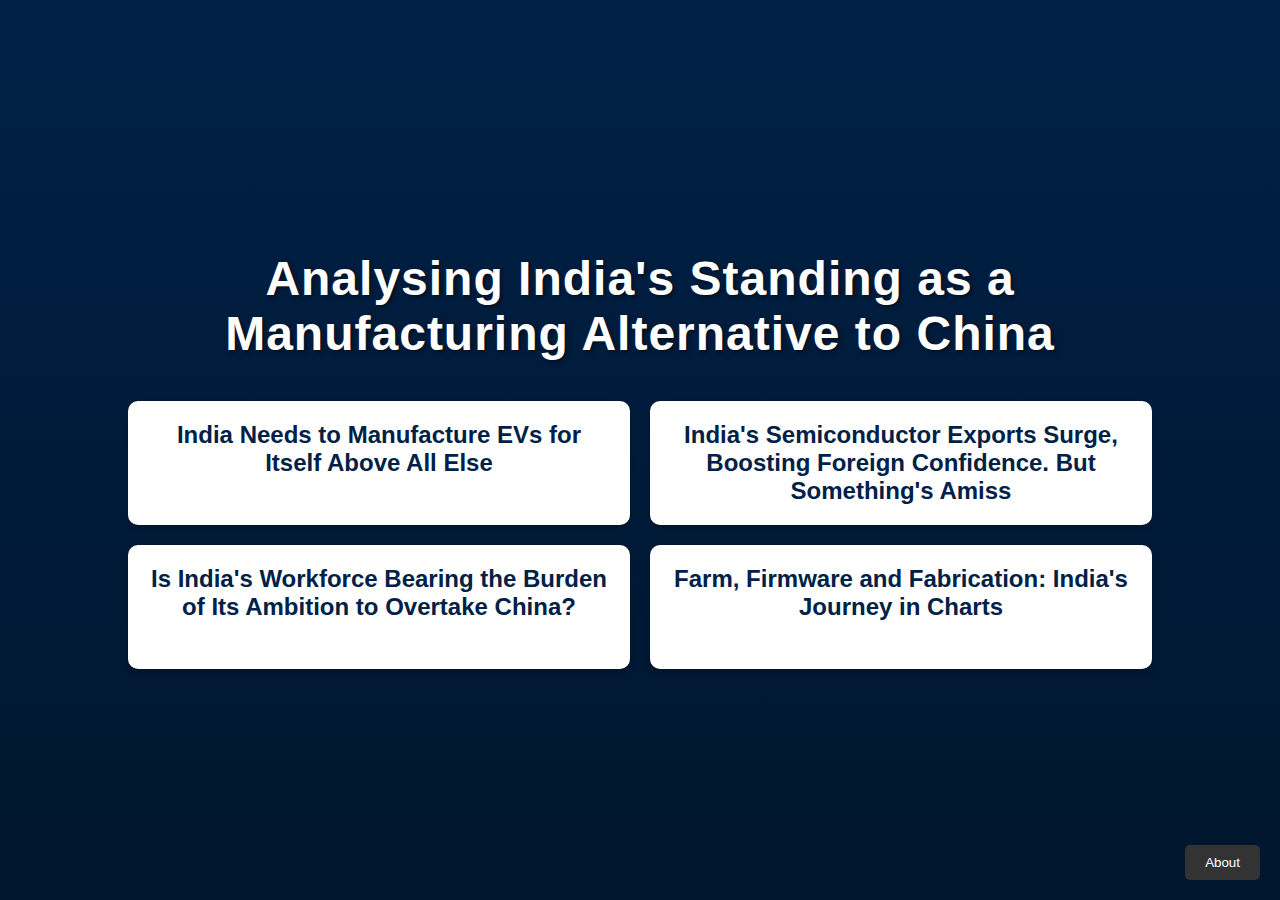
<file: index.html>
<!DOCTYPE html>
<html lang="en">
<head>
    <meta charset="UTF-8">
    <meta name="viewport" content="width=device-width, initial-scale=1.0">
    <title>Analysing India's Standing as a Manufacturing Alternative to China</title>
    <link rel="stylesheet" href="style.css">
    <style>
        .popup {
            display: none;
            position: fixed;
            z-index: 1;
            left: 0;
            top: 0;
            width: 100%;
            height: 100%;
            overflow: auto;
            background-color: rgba(0,0,0,0.4);
            font-family: Verdana, Geneva, Tahoma, sans-serif;
        }
        .popup-content {
            background-color: #fefefe;
            margin: 15% auto;
            padding: 20px;
            border: 1px solid #888;
            width: 80%;
            max-width: 600px;
            color: #333; 
        }
        .popup-content h2 {
            color: #000; 
        }
        .close {
            color: #aaa;
            float: right;
            font-size: 28px;
            font-weight: bold;
            cursor: pointer;
        }
        .close:hover,
        .close:focus {
            color: black;
            text-decoration: none;
        }
        #aboutBtn {
            position: fixed;
            bottom: 20px;
            right: 20px;
            padding: 10px 20px;
            background-color: #333;
            color: white;
            border: none;
            cursor: pointer;
            border-radius: 5px;
        }
    </style>
</head>
<body>
    <h1 class="main-heading">Analysing India's Standing as a Manufacturing Alternative to China</h1>
    <div class="container">
        <div class="box" onclick="openLink('story1.html')">
            <h2>India Needs to Manufacture EVs for Itself Above All Else</h2>
        </div>
        <div class="box" onclick="openLink('story2.html')">
            <h2>India's Semiconductor Exports Surge, Boosting Foreign Confidence. But Something's Amiss</h2>
        </div>
        <div class="box" onclick="openLink('story3.html')">
            <h2>Is India's Workforce Bearing the Burden of Its Ambition to Overtake China?</h2>
        </div>
        <div class="box" onclick="openLink('story4.html')">
            <h2>Farm, Firmware and Fabrication: India's Journey in Charts</h2>
        </div>
    </div>

    <button id="aboutBtn" onclick="openPopup()">About</button>

    <div id="aboutPopup" class="popup">
        <div class="popup-content">
            <span class="close" onclick="closePopup()">&times;</span>
            <h2>About This Project</h2>
            <p>ID: C23058872</p>
            <p>India wants to manufacture. It wants to manufacture big. It's got a young population and a booming economy. Yet, it's exports are dwarfed in comparison to China. Now, it is being looked at as a viable option to diversify manufacturing chains. But is this dream viable? Who bears the cost of India's ambitions? And why does it want to manufacture electric vehicles and semiconductors. These four articles report on India's dreams and the reality, its journey and the possible future.</p>
        </div>
    </div>

    <script>
        function openLink(url) {
            window.location.href = url;
        }

        function openPopup() {
            document.getElementById("aboutPopup").style.display = "block";
        }

        function closePopup() {
            document.getElementById("aboutPopup").style.display = "none";
        }

        // To close the popup 
        window.onclick = function(event) {
            if (event.target == document.getElementById("aboutPopup")) {
                closePopup();
            }
        }
    </script>
</body>
</html>
</file>
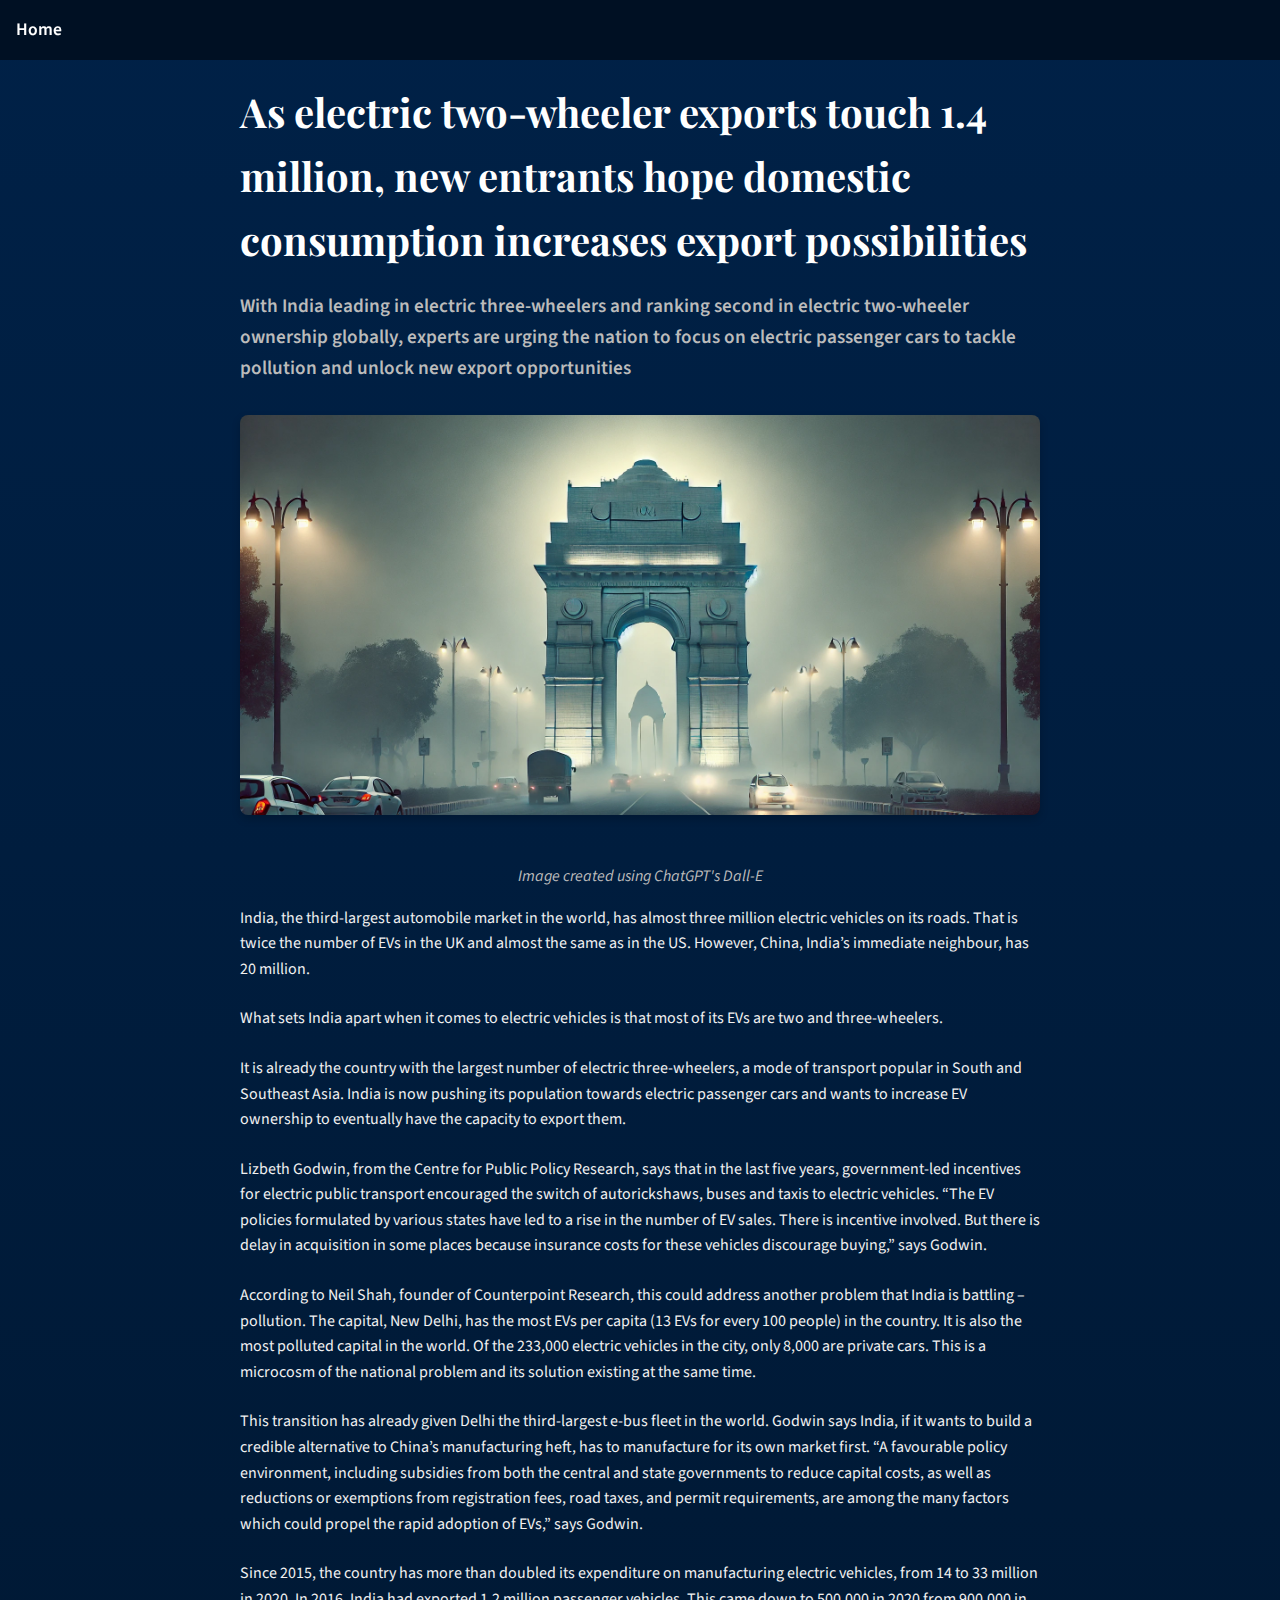
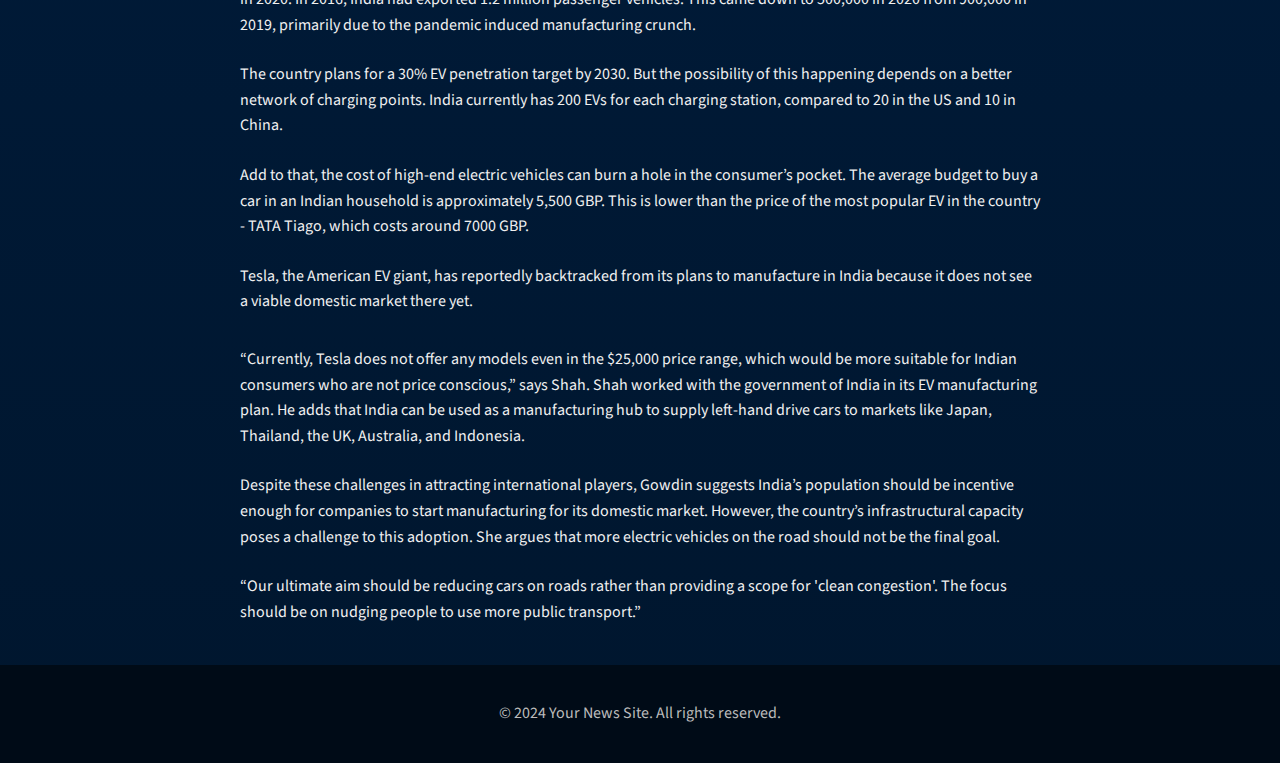
<file: story1.html>
<!DOCTYPE html>
<html lang="en">
<head>
    <meta charset="UTF-8">
    <meta name="viewport" content="width=device-width, initial-scale=1.0">
    <title>As electric two-wheeler exports touch 1.4 million, new EV entrants in India hope domestic consumption increases for export possibilities</title>
    <link href="https://fonts.googleapis.com/css2?family=Playfair+Display:wght@700&family=Source+Sans+Pro:wght@400;600&display=swap" rel="stylesheet">
    <style>
        body {
            margin: 0;
            font-family: 'Source Sans Pro', sans-serif;
            background: linear-gradient(to bottom, #002147, #00162e);
            color: #f0f0f0;
            line-height: 1.6;
        }

        header {
            background-color: rgba(0, 0, 0, 0.5);
            padding: 1rem;
            position: fixed;
            width: 100%;
            top: 0;
            z-index: 1000;
        }

        .home-link {
            color: #ffffff;
            text-decoration: none;
            font-weight: 600;
            font-size: 1.1rem;
            transition: color 0.3s ease;
        }

        .home-link:hover {
            color: #bbbbbb;
        }

        main {
            max-width: 800px;
            margin: 80px auto 40px;
            padding: 0 20px;
        }

        h1 {
            font-family: 'Playfair Display', serif;
            font-size: 2.5rem;
            color: #ffffff;
            margin-bottom: 0.5rem;
        }

        .strap {
            font-size: 1.2rem;
            font-weight: 600;
            color: #bbbbbb;
            margin-bottom: 2rem;
        }

        .cover-image {
            width: 100%;
            max-height: 400px;
            object-fit: cover;
            border-radius: 8px;
            margin-bottom: 2rem;
        }

        .content p {
            margin-bottom: 1.5rem;
        }

        figure {
            margin: 2rem 0;
        }

        img {
            max-width: 100%;
            height: auto;
            border-radius: 8px;
            box-shadow: 0 4px 8px rgba(0, 0, 0, 0.2);
        }

        figcaption {
            margin-top: 0.5rem;
            text-align: center;
            color: #bbbbbb;
            font-style: italic;
        }

        footer {
            text-align: center;
            padding: 20px;
            background-color: rgba(0, 0, 0, 0.5);
            color: #bbbbbb;
        }

        @media (max-width: 600px) {
            h1 {
                font-size: 2rem;
            }

            .strap {
                font-size: 1rem;
            }
        }
    </style>
</head>
<body>
    <header>
        <nav>
            <a href="index.html" class="home-link">Home</a>
        </nav>
    </header>
    
    <main>
        <article>
            <h1>As electric two-wheeler exports touch 1.4 million, new entrants hope domestic consumption increases export possibilities</h1>
            <p class="strap">With India leading in electric three-wheelers and ranking second in electric two-wheeler ownership globally, experts are urging the nation to focus on electric passenger cars to tackle pollution and unlock new export opportunities</p>
            
            <img src="delhi.jpg" alt="Delhi is the world's most polluted capital" class="cover-image">
            <figcaption>Image created using ChatGPT's Dall-E</figcaption>

            <div class="content">
                <p>India, the third-largest automobile market in the world, has almost three million electric vehicles on its roads. That is twice the number of EVs in the UK and almost the same as in the US. However, China, India’s immediate neighbour, has 20 million.</p>
                
                <p>What sets India apart when it comes to electric vehicles is that most of its EVs are two and three-wheelers.</p>

                <p>It is already the country with the largest number of electric three-wheelers, a mode of transport popular in South and Southeast Asia. India is now pushing its population towards electric passenger cars and wants to increase EV ownership to eventually have the capacity to export them.</p>
                
                <p>Lizbeth Godwin, from the Centre for Public Policy Research, says that in the last five years, government-led incentives for electric public transport encouraged the switch of autorickshaws, buses and taxis to electric vehicles. “The EV policies formulated by various states have led to a rise in the number of EV sales. There is incentive involved. But there is delay in acquisition in some places because insurance costs for these vehicles discourage buying,” says Godwin.</p>
                
                <p>According to Neil Shah, founder of Counterpoint Research, this could address another problem that India is battling – pollution. The capital, New Delhi, has the most EVs per capita (13 EVs for every 100 people) in the country. It is also the most polluted capital in the world. Of the 233,000 electric vehicles in the city, only 8,000 are private cars. This is a microcosm of the national problem and its solution existing at the same time.</p>

                <div class="flourish-embed flourish-chart" data-src="visualisation/19109856"><script src="https://public.flourish.studio/resources/embed.js"></script><noscript><img src="https://public.flourish.studio/visualisation/19109856/thumbnail" width="100%" alt="chart visualization" /></noscript></div>

                <p>This transition has already given Delhi the third-largest e-bus fleet in the world. Godwin says India, if it wants to build a credible alternative to China’s manufacturing heft, has to manufacture for its own market first. “A favourable policy environment, including subsidies from both the central and state governments to reduce capital costs, as well as reductions or exemptions from registration fees, road taxes, and permit requirements, are among the many factors which could propel the rapid adoption of EVs,” says Godwin.</p>

                <p>Since 2015, the country has more than doubled its expenditure on manufacturing electric vehicles, from 14 to 33 million in 2020. In 2016, India had exported 1.2 million passenger vehicles. This came down to 500,000 in 2020 from 900,000 in 2019, primarily due to the pandemic induced manufacturing crunch.</p>

                <p>The country plans for a 30% EV penetration target by 2030. But the possibility of this happening depends on a better network of charging points. India currently has 200 EVs for each charging station, compared to 20 in the US and 10 in China.</p>

                <p>Add to that, the cost of high-end electric vehicles can burn a hole in the consumer’s pocket. The average budget to buy a car in an Indian household is approximately 5,500 GBP. This is lower than the price of the most popular EV in the country - TATA Tiago, which costs around 7000 GBP.</p>

                <p>Tesla, the American EV giant, has reportedly backtracked from its plans to manufacture in India because it does not see a viable domestic market there yet.</p>
                
                <figure>
                    <div class="flourish-embed flourish-chart" data-src="visualisation/19014904"><script src="https://public.flourish.studio/resources/embed.js"></script><noscript><img src="https://public.flourish.studio/visualisation/19014904/thumbnail" width="100%" alt="chart visualization" /></noscript></div>
                </figure>

                <p>“Currently, Tesla does not offer any models even in the $25,000 price range, which would be more suitable for Indian consumers who are not price conscious,” says Shah. Shah worked with the government of India in its EV manufacturing plan. He adds that India can be used as a manufacturing hub to supply left-hand drive cars to markets like Japan, Thailand, the UK, Australia, and Indonesia.</p>
                
                <p>Despite these challenges in attracting international players, Gowdin suggests India’s population should be incentive enough for companies to start manufacturing for its domestic market. However, the country’s infrastructural capacity poses a challenge to this adoption. She argues that more electric vehicles on the road should not be the final goal.</p>
                
                <p>“Our ultimate aim should be reducing cars on roads rather than providing a scope for 'clean congestion'. The focus should be on nudging people to use more public transport.”</p>

            </div>
        </article>
    </main>

    <footer>
        <p>© 2024 Your News Site. All rights reserved.</p>
    </footer>
</body>
</html>
</file>
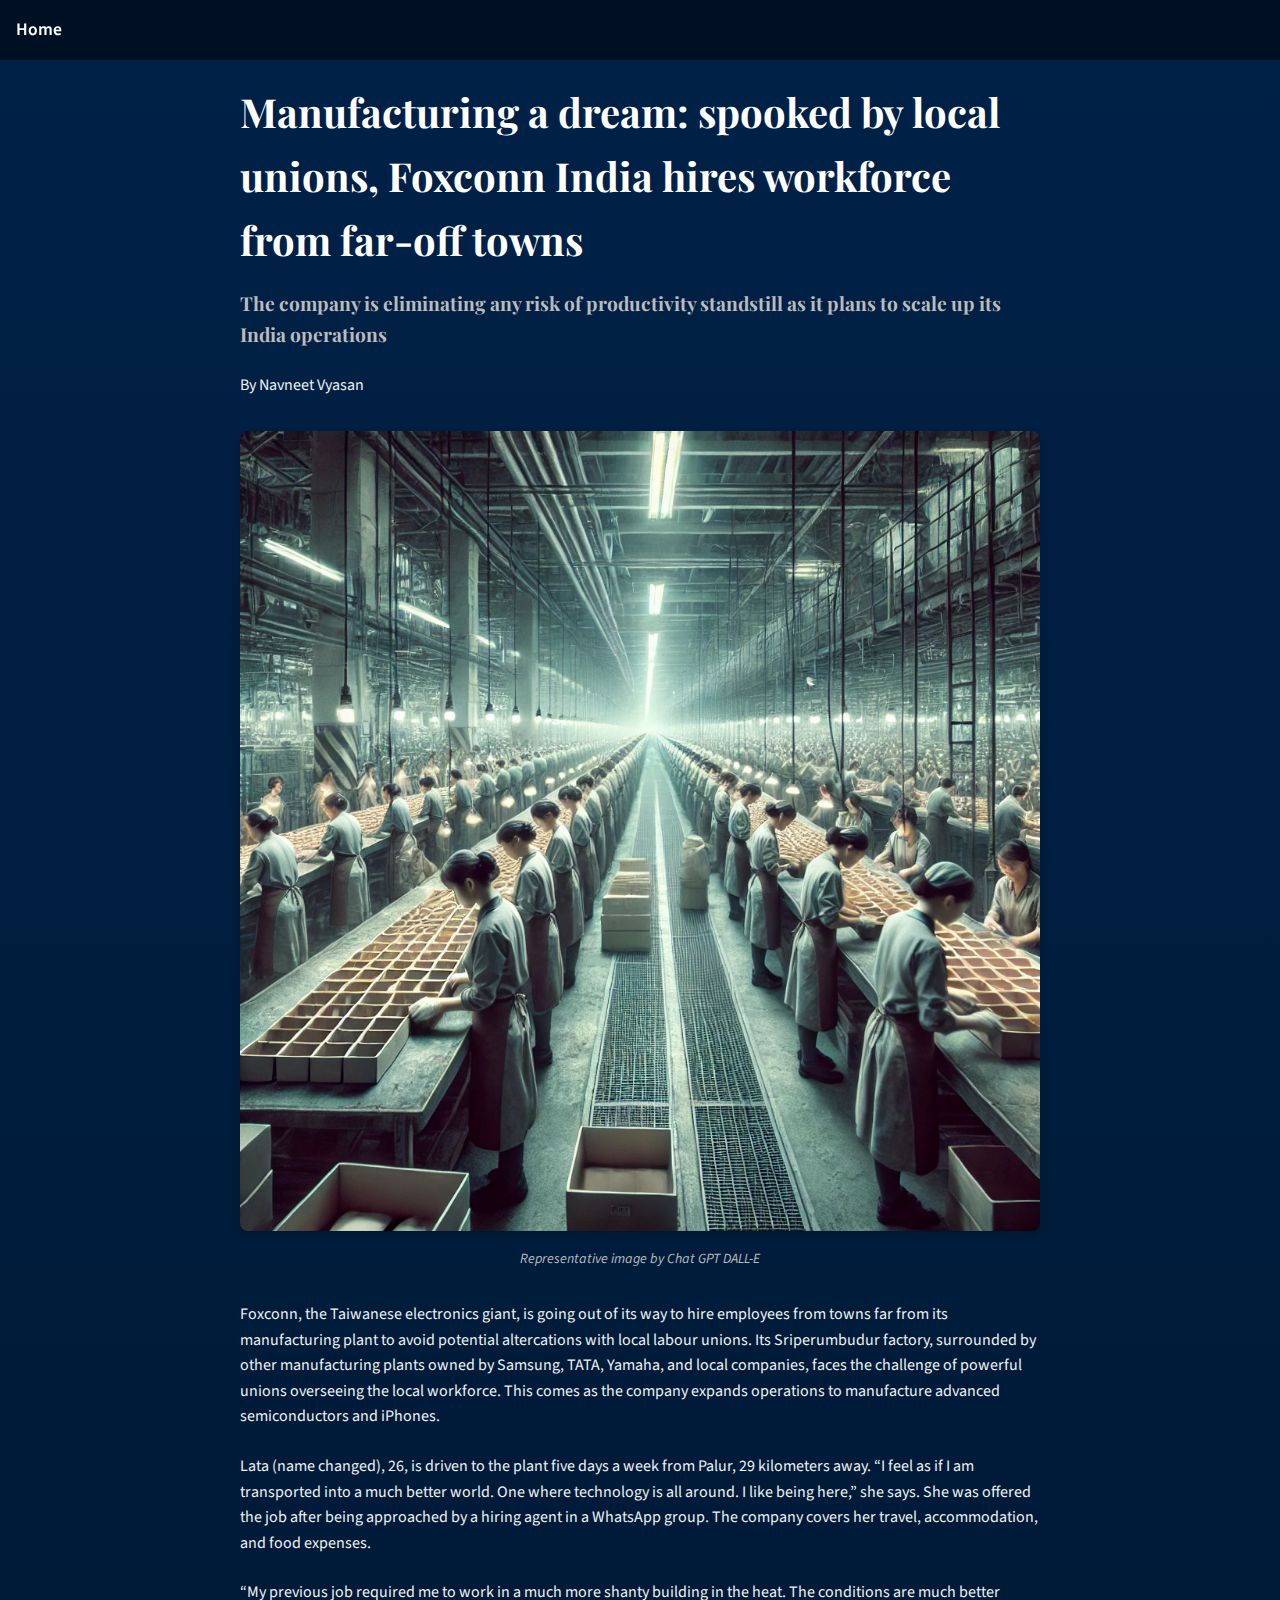
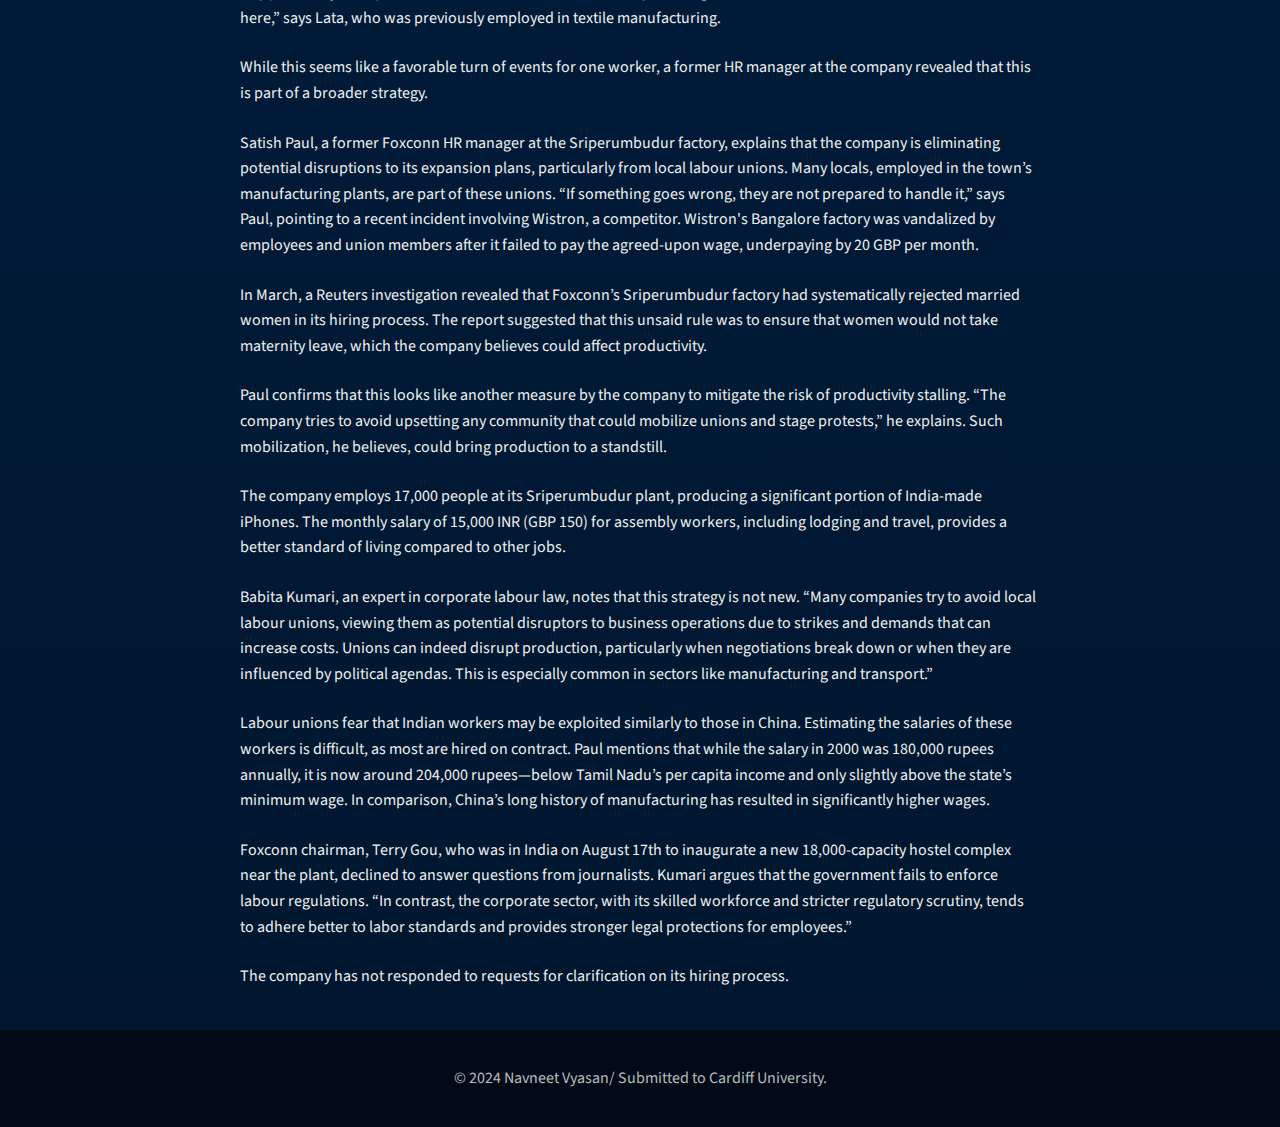
<file: story3.html>
<!DOCTYPE html>
<html lang="en">
<head>
    <meta charset="UTF-8">
    <meta name="viewport" content="width=device-width, initial-scale=1.0">
    <title>Manufacturing a Dream: Spooked by Local Unions, Foxconn India Hires Workforce from Far-Off Towns</title>
    <link href="https://fonts.googleapis.com/css2?family=Playfair+Display:wght@700&family=Source+Sans+Pro:wght@400;600&display=swap" rel="stylesheet">
    <style>
        body {
            margin: 0;
            font-family: 'Source Sans Pro', sans-serif;
            background: linear-gradient(to bottom, #002147, #00162e);
            color: #f0f0f0;
            line-height: 1.6;
        }

        header {
            background-color: rgba(0, 0, 0, 0.5);
            padding: 1rem;
            position: fixed;
            width: 100%;
            top: 0;
            z-index: 1000;
        }

        .home-link {
            color: #ffffff;
            text-decoration: none;
            font-weight: 600;
            font-size: 1.1rem;
            transition: color 0.3s ease;
        }

        .home-link:hover {
            color: #bbbbbb;
        }

        main {
            max-width: 800px;
            margin: 80px auto 40px;
            padding: 0 20px;
        }

        h1 {
            font-family: 'Playfair Display', serif;
            font-size: 2.5rem;
            color: #ffffff;
            margin-bottom: 0.5rem;
        }

        h2 {
            font-family: 'Playfair Display', serif;
            font-size: 1.8rem;
            color: #ffffff;
            margin-bottom: 0.5rem;
        }

        .standfirst {
            font-size: 1.2rem;
            margin-bottom: 1.5rem;
            color: #bbbbbb;
        }

        .content p {
            margin-bottom: 1.5rem;
        }

        .image-container {
            width: 100%;
            position: relative;
            margin: 2rem 0;
        }

        .image-container img {
            max-width: 100%;
            height: auto;
            border-radius: 8px;
            box-shadow: 0 4px 8px rgba(0, 0, 0, 0.2);
        }

        .caption {
            margin-top: 0.5rem;
            text-align: center;
            color: #bbbbbb;
            font-size: 14px;
            font-style: italic;
        }

        footer {
            text-align: center;
            padding: 20px;
            background-color: rgba(0, 0, 0, 0.5);
            color: #bbbbbb;
        }

        @media (max-width: 600px) {
            h1 {
                font-size: 2rem;
            }
        }
    </style>
</head>
<body>
    <header>
        <nav>
            <a href="index.html" class="home-link">Home</a>
        </nav>
    </header>
    
    <main>
        <article>
            <h1>Manufacturing a dream: spooked by local unions, Foxconn India hires workforce from far-off towns</h1>
            <h2 class="standfirst">The company is eliminating any risk of productivity standstill as it plans to scale up its India operations</h2>
            <p>By Navneet Vyasan</p>
            <div class="content">
                <div class="image-container">
                    <img src="dalle.webp" alt="Representative image by Chat GPT DALL-E">
                    <p class="caption">Representative image by Chat GPT DALL-E</p>
                </div>

                <p>Foxconn, the Taiwanese electronics giant, is going out of its way to hire employees from towns far from its manufacturing plant to avoid potential altercations with local labour unions. Its Sriperumbudur factory, surrounded by other manufacturing plants owned by Samsung, TATA, Yamaha, and local companies, faces the challenge of powerful unions overseeing the local workforce. This comes as the company expands operations to manufacture advanced semiconductors and iPhones.</p>
                
                <p>Lata (name changed), 26, is driven to the plant five days a week from Palur, 29 kilometers away. “I feel as if I am transported into a much better world. One where technology is all around. I like being here,” she says. She was offered the job after being approached by a hiring agent in a WhatsApp group. The company covers her travel, accommodation, and food expenses.</p>
                
                <p>“My previous job required me to work in a much more shanty building in the heat. The conditions are much better here,” says Lata, who was previously employed in textile manufacturing.</p>
                
                <p>While this seems like a favorable turn of events for one worker, a former HR manager at the company revealed that this is part of a broader strategy.</p>
                
                <p>Satish Paul, a former Foxconn HR manager at the Sriperumbudur factory, explains that the company is eliminating potential disruptions to its expansion plans, particularly from local labour unions. Many locals, employed in the town’s manufacturing plants, are part of these unions. “If something goes wrong, they are not prepared to handle it,” says Paul, pointing to a recent incident involving Wistron, a competitor. Wistron's Bangalore factory was vandalized by employees and union members after it failed to pay the agreed-upon wage, underpaying by 20 GBP per month.</p>
                
                <p>In March, a Reuters investigation revealed that Foxconn’s Sriperumbudur factory had systematically rejected married women in its hiring process. The report suggested that this unsaid rule was to ensure that women would not take maternity leave, which the company believes could affect productivity.</p>

                <div class="flourish-embed flourish-chart" data-src="visualisation/19122145">
                    <script src="https://public.flourish.studio/resources/embed.js"></script>
                    <noscript>
                        <img src="https://public.flourish.studio/visualisation/19122145/thumbnail" width="100%" alt="chart visualization" />
                    </noscript>
                </div>
                
                <p>Paul confirms that this looks like another measure by the company to mitigate the risk of productivity stalling. “The company tries to avoid upsetting any community that could mobilize unions and stage protests,” he explains. Such mobilization, he believes, could bring production to a standstill.</p>
                
                <p>The company employs 17,000 people at its Sriperumbudur plant, producing a significant portion of India-made iPhones. The monthly salary of 15,000 INR (GBP 150) for assembly workers, including lodging and travel, provides a better standard of living compared to other jobs.</p>
                
                <p>Babita Kumari, an expert in corporate labour law, notes that this strategy is not new. “Many companies try to avoid local labour unions, viewing them as potential disruptors to business operations due to strikes and demands that can increase costs. Unions can indeed disrupt production, particularly when negotiations break down or when they are influenced by political agendas. This is especially common in sectors like manufacturing and transport.”</p>
                
                <p>Labour unions fear that Indian workers may be exploited similarly to those in China. Estimating the salaries of these workers is difficult, as most are hired on contract. Paul mentions that while the salary in 2000 was 180,000 rupees annually, it is now around 204,000 rupees—below Tamil Nadu’s per capita income and only slightly above the state’s minimum wage. In comparison, China’s long history of manufacturing has resulted in significantly higher wages.</p>
                
                <p>Foxconn chairman, Terry Gou, who was in India on August 17th to inaugurate a new 18,000-capacity hostel complex near the plant, declined to answer questions from journalists. Kumari argues that the government fails to enforce labour regulations. “In contrast, the corporate sector, with its skilled workforce and stricter regulatory scrutiny, tends to adhere better to labor standards and provides stronger legal protections for employees.”</p>
                
                <p>The company has not responded to requests for clarification on its hiring process.</p>
                
            </div>                
        </article>
    </main>
    
    <footer>
        <p>&copy; 2024 Navneet Vyasan/ Submitted to Cardiff University.</p>
    </footer>
</body>
</html>
</file>
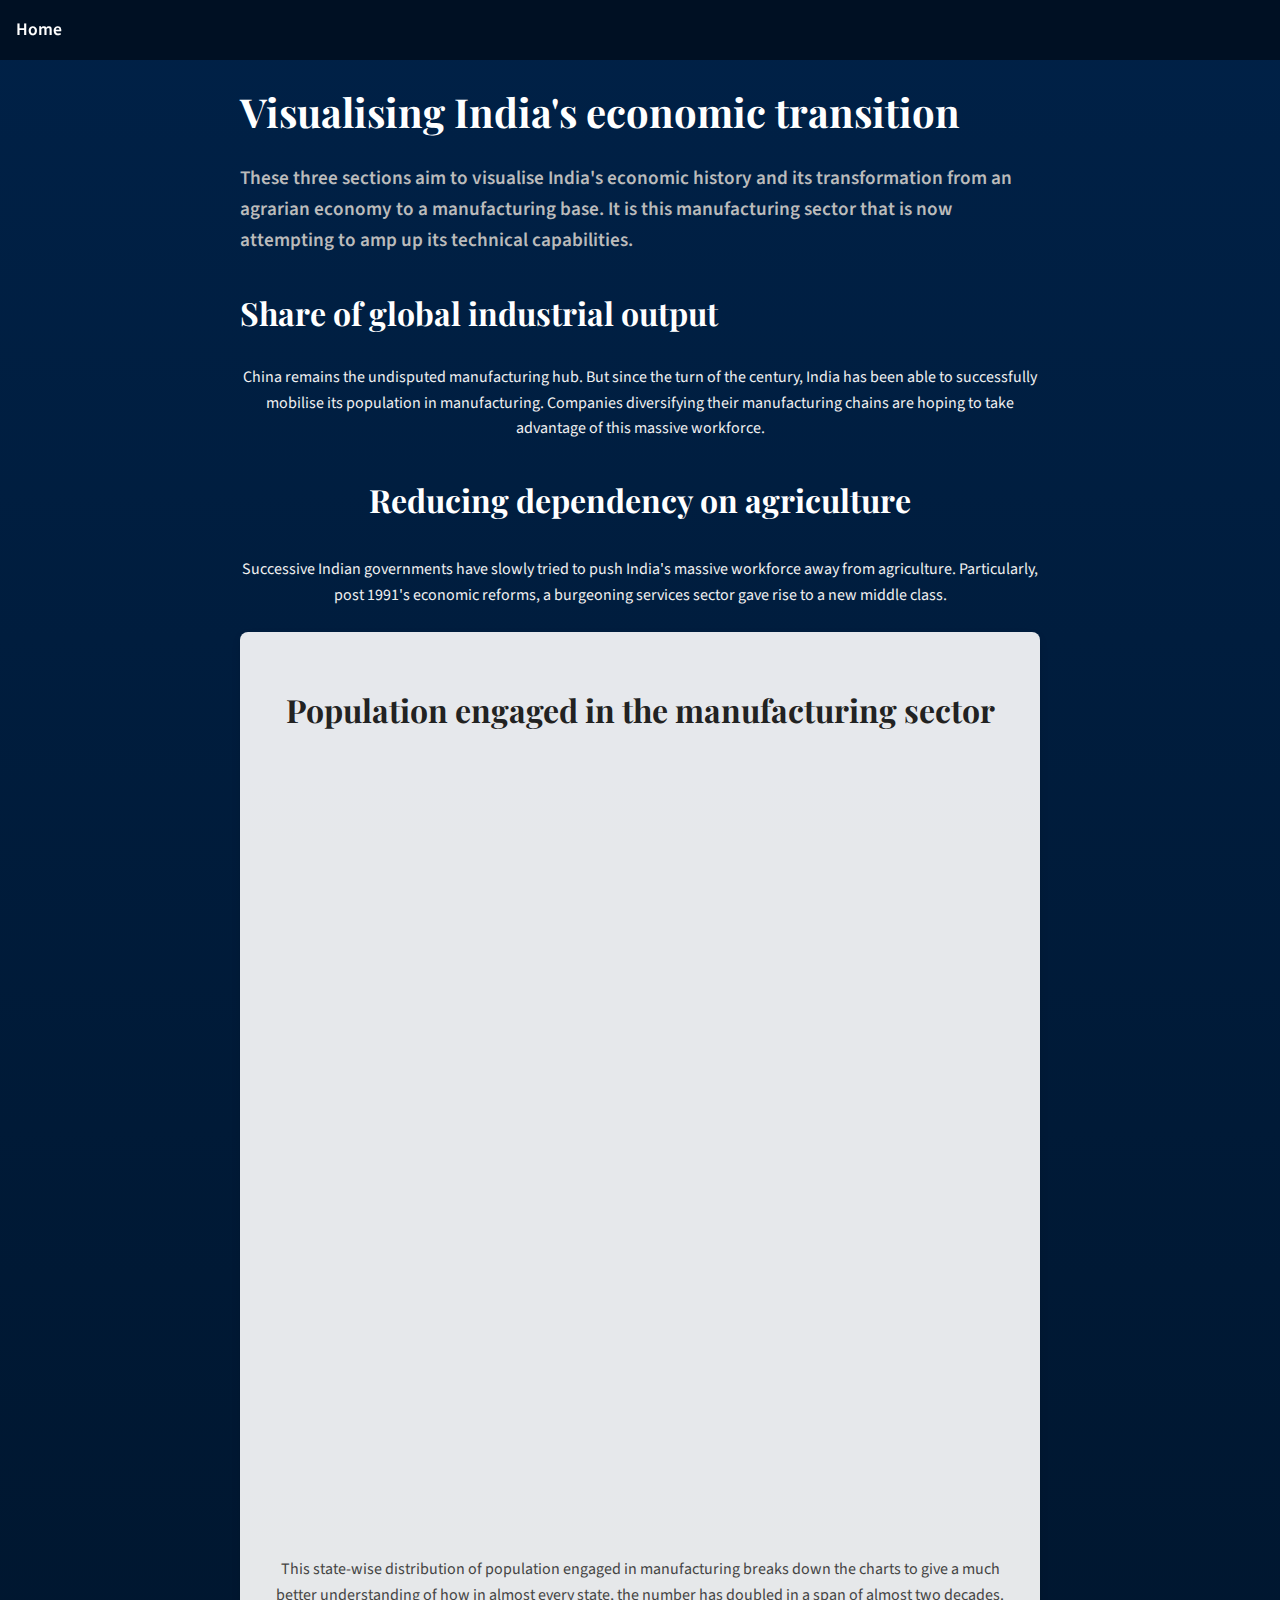
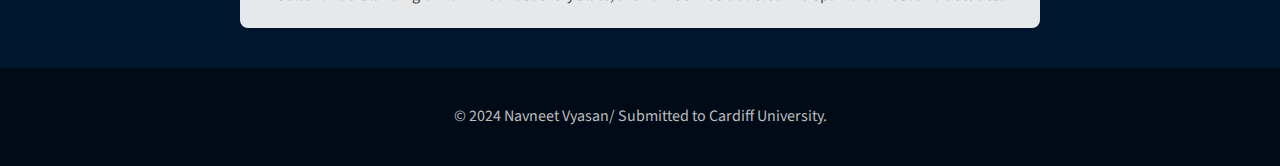
<file: story4.html>
<!DOCTYPE html>
<html lang="en">
<head>
    <meta charset="UTF-8">
    <meta name="viewport" content="width=device-width, initial-scale=1.0">
    <title>India in images</title>
    <link href="https://fonts.googleapis.com/css2?family=Playfair+Display:wght@700&family=Source+Sans+Pro:wght@400;600&display=swap" rel="stylesheet">
    <style>
        body {
            margin: 0;
            font-family: 'Source Sans Pro', sans-serif;
            background: linear-gradient(to bottom, #002147, #00162e);
            color: #f0f0f0;
            line-height: 1.6;
        }

        header {
            background-color: rgba(0, 0, 0, 0.5);
            padding: 1rem;
            position: fixed;
            width: 100%;
            top: 0;
            z-index: 1000;
        }

        .home-link {
            color: #ffffff;
            text-decoration: none;
            font-weight: 600;
            font-size: 1.1rem;
            transition: color 0.3s ease;
        }

        .home-link:hover {
            color: #bbbbbb;
        }

        main {
            max-width: 800px;
            margin: 80px auto 40px;
            padding: 0 20px;
        }

        h1 {
            font-family: 'Playfair Display', serif;
            font-size: 2.5rem;
            color: #ffffff;
            margin-bottom: 0.5rem;
        }

        .strap {
            font-size: 1.2rem;
            font-weight: 600;
            color: #bbbbbb;
            margin-bottom: 2rem;
        }

        .content p {
            margin-bottom: 1.5rem;
        }

        h2 {
            font-family: 'Playfair Display', serif;
            font-size: 2rem;
            color: #ffffff;
            margin-top: 2rem;
        }

        .graph {
            margin-bottom: 2rem;
            text-align: center;
        }

        .graph img {
            max-width: 100%;
            height: auto;
            border-radius: 8px;
            box-shadow: 0 4px 8px rgba(0, 0, 0, 0.2);
        }

        .side-by-side {
            display: flex;
            justify-content: space-between;
            gap: 20px;
            margin-bottom: 2rem;
        }

        .side-by-side .graph {
            flex: 1;
        }

        .white-strip {
            background-color: rgba(255, 255, 255, 0.9);
            padding: 20px;
            border-radius: 8px;
            box-shadow: 0 4px 8px rgba(0, 0, 0, 0.1);
            color: #333333;
        }

        .white-strip h2 {
            color: #222222;
            margin-bottom: 15px; 
        }

        .white-strip p {
            color: #444444;
            margin-top: 15px; 
            margin-bottom: 0; 
        }

        .side-by-side {
            display: flex;
            justify-content: space-between;
            gap: 20px;
            margin-bottom: 15px; 
        }

        .side-by-side .graph {
            flex: 1;
            margin-bottom: 0; 
        }


        footer {
            text-align: center;
            padding: 20px;
            background-color: rgba(0, 0, 0, 0.5);
            color: #bbbbbb;
        }

        @media (max-width: 600px) {
            h1 {
                font-size: 2rem;
            }

            .strap {
                font-size: 1rem;
            }

            .side-by-side {
                flex-direction: column;
            }
        }
    </style>
</head>
<body>
    <header>
        <nav>
            <a href="index.html" class="home-link">Home</a>
        </nav>
    </header>
    
    <main>
        <article>
            <h1> Visualising India's economic transition</h1>
            <p class="strap">These three sections aim to visualise India's economic history and its transformation from an agrarian economy to a manufacturing base. It is this manufacturing sector that is now attempting to amp up its technical capabilities.</p>
            
            <div class="content">
                <h2>Share of global industrial output</h2>
                <div class="graph">
                    <div class="flourish-embed flourish-bar-chart-race" data-src="visualisation/19015897"><script src="https://public.flourish.studio/resources/embed.js"></script><noscript><img src="https://public.flourish.studio/visualisation/19015897/thumbnail" width="100%" alt="bar-chart-race visualization" /></noscript></div>
                    <p> China remains the undisputed manufacturing hub. But since the turn of the century, India has been able to successfully mobilise its population in manufacturing. Companies diversifying their manufacturing chains are hoping to take advantage of this massive workforce.</p>

                <h2>Reducing dependency on agriculture</h2>
                <div class="graph">
                    <div class="flourish-embed flourish-pictogram" data-src="visualisation/18972045"><script src="https://public.flourish.studio/resources/embed.js"></script><noscript><img src="https://public.flourish.studio/visualisation/18972045/thumbnail" width="100%" alt="pictogram visualization" /></noscript></div>                </div>
                <p> Successive Indian governments have slowly tried to push India's massive workforce away from agriculture. Particularly, post 1991's economic reforms, a burgeoning services sector gave rise to a new middle class.</p>

                <div class="white-strip">
                    <h2>Population engaged in the manufacturing sector</h2>
                    <div class="side-by-side">
                        <div class="graph">
                            <iframe title="People Engaged in Manufacturing [2004]" aria-label="Map" id="datawrapper-chart-DPWhC" src="https://datawrapper.dwcdn.net/DPWhC/2/" scrolling="no" frameborder="0" style="width: 0; min-width: 100% !important; border: none;" height="783" data-external="1"></iframe>
                        </div>
                        <div class="graph">
                            <iframe title="People engaged in Manufacturing [2023]" aria-label="Map" id="datawrapper-chart-kAN3U" src="https://datawrapper.dwcdn.net/kAN3U/3/" scrolling="no" frameborder="0" style="width: 0; min-width: 100% !important; border: none;" height="611" data-external="1"></iframe>
                        </div>
                    </div>
                    <p>This state-wise distribution of population engaged in manufacturing breaks down the charts to give a much better understanding of how in almost every state, the number has doubled in a span of almost two decades.</p>
                </div>
            </div>
        </article>
    </main>
    
    <footer>
        <p>&copy; 2024 Navneet Vyasan/ Submitted to Cardiff University.</p>
    </footer>
</body>
</html>
</file>
<file: style.css>
/*Home Page*/

body {
    margin: 0;
    font-family: 'Segoe UI', Tahoma, Geneva, Verdana, sans-serif;
    background: linear-gradient(to bottom, #002147, #00162e);
    height: 100vh;
    display: flex;
    flex-direction: column;
    justify-content: center;
    align-items: center;
    color: white;
}

.main-heading {
    margin-top: 20px;
    margin-bottom: 40px;
    text-align: center;
    font-size: 3em;
    font-weight: 700;
    color: #ffffff;
    text-shadow: 2px 2px 4px rgba(0, 0, 0, 0.5);
    letter-spacing: 1px;
    padding: 0 10%;
}

.container {
    display: grid;
    grid-template-columns: repeat(2, 1fr);
    grid-template-rows: repeat(2, 1fr);
    gap: 20px;
    width: 80%;
    max-width: 1200px;
}

.box {
    background-color: #ffffff;
    padding: 20px;
    border-radius: 10px;
    text-align: center;
    box-shadow: 0 4px 8px rgba(0, 0, 0, 0.2);
    transition: background-color 0.3s, transform 0.3s;
    cursor: pointer;
}

.box h2 {
    font-size: 1.5em;
    color: #002147;
    margin: 0;
}

.box:hover {
    background-color: #bbbbbb;
    transform: translateY(-5px);
}

.about-btn {
    position: fixed;
    bottom: 20px;
    right: 20px;
    padding: 10px 20px;
    background-color: #555;
    color: white;
    border: none;
    border-radius: 5px;
    cursor: pointer;
    transition: background-color 0.3s;
}

.about-btn:hover {
    background-color: #333;
}

.popup {
    display: none;
    position: fixed;
    z-index: 1;
    left: 0;
    top: 0;
    width: 100%;
    height: 100%;
    overflow: auto;
    background-color: rgba(0, 0, 0, 0.7);
}

.popup-content {
    background-color: #fefefe;
    margin: 15% auto;
    padding: 20px;
    border: 1px solid #888;
    width: 80%;
    max-width: 500px;
    border-radius: 10px;
    text-align: center;
}

.close {
    color: #aaa;
    float: right;
    font-size: 28px;
    font-weight: bold;
    cursor: pointer;
}

.close:hover,
.close:focus {
    color: black;
    text-decoration: none;
    cursor: pointer;
}
</file>
